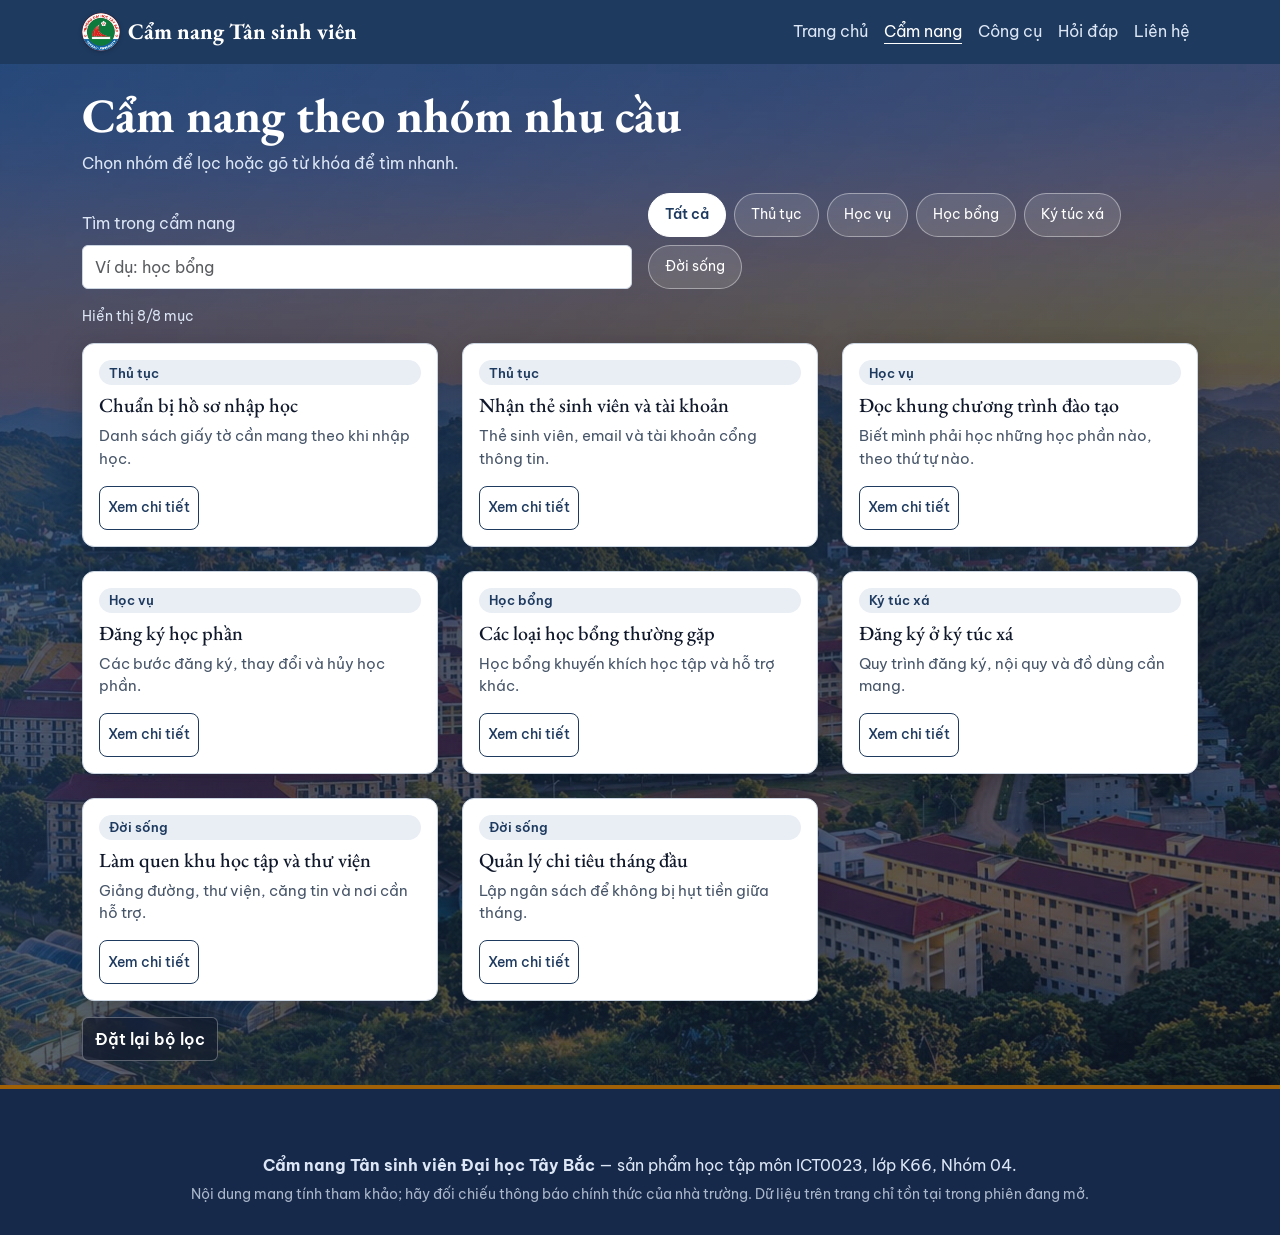
<file: cam-nang.html>
<!DOCTYPE html>
<html lang="vi">
<head>
<meta charset="UTF-8">
<meta name="viewport" content="width=device-width, initial-scale=1">
<meta name="description" content="Cẩm nang giúp tân sinh viên Đại học Tây Bắc nắm các việc cần làm khi nhập học.">
<title>Cẩm nang | Cẩm nang Tân sinh viên</title>
<link rel="preconnect" href="https://fonts.googleapis.com">
    <link rel="preconnect" href="https://fonts.gstatic.com" crossorigin>
    <link href="https://fonts.googleapis.com/css2?family=Be+Vietnam+Pro:wght@400;500;600;700&family=EB+Garamond:wght@500;600;700&display=swap" rel="stylesheet">
<link href="https://cdn.jsdelivr.net/npm/bootstrap@5.3.3/dist/css/bootstrap.min.css" rel="stylesheet">
<link rel="stylesheet" href="css/cam-nang.css">
<link rel="stylesheet" href="css/style.css">
</head>
<body>
<a class="skip-link" href="#main">Bỏ qua điều hướng</a>
<header>
<nav class="navbar navbar-expand-lg site-nav">
<div class="container">
<a class="navbar-brand d-flex align-items-center" href="index.html">
  <img src="images/Logo.jpg" alt="Logo Đại học Tây Bắc" class="navbar-logo me-2">
  <span>Cẩm nang Tân sinh viên</span>
</a>
<button class="navbar-toggler" type="button" data-bs-toggle="collapse" data-bs-target="#menu" aria-controls="menu" aria-expanded="false" aria-label="Mở menu"><span class="navbar-toggler-icon"></span></button>
<div class="collapse navbar-collapse" id="menu"><ul class="navbar-nav ms-auto"><li class="nav-item"><a class="nav-link" href="index.html">Trang chủ</a></li><li class="nav-item"><a class="nav-link active" href="cam-nang.html" aria-current="page">Cẩm nang</a></li><li class="nav-item"><a class="nav-link" href="cong-cu.html">Công cụ</a></li><li class="nav-item"><a class="nav-link" href="hoi-dap.html">Hỏi đáp</a></li><li class="nav-item"><a class="nav-link" href="lien-he.html">Liên hệ</a></li></ul></div>
</div></nav>
</header>
<main id="main">

<section class= "hero-banner-common text-white py-4 mb-4"><div class="container text-center text-md-start">
<h1 class="fw-bold mb-2">Cẩm nang theo nhóm nhu cầu</h1>
<p class="lead-dark">Chọn nhóm để lọc hoặc gõ từ khóa để tìm nhanh.</p>
<div class="row g-3 mb-3 align-items-end">
<div class="col-12 col-md-6"><label for="guide-search" class="form-label">Tìm trong cẩm nang</label>
<input id="guide-search" class="form-control" type="search" placeholder="Ví dụ: học bổng"></div>
<div class="col-12 col-md-6"><div id="guide-filters" class="btn-group-wrap" role="group" aria-label="Lọc theo nhóm"></div></div>
</div>
<p id="guide-count" class="small text-muted-fg" aria-live="polite"></p>
<div id="guide-list" class="row g-4"></div>
<div id="guide-empty" class="alert alert-warning d-none" role="status">Không tìm thấy mục phù hợp. Hãy thử từ khóa khác hoặc chọn “Tất cả”.</div>
<button id="guide-reset" class="btn btn-outline-primary mt-3" type="button">Đặt lại bộ lọc</button>
</div></section>
<div class="modal fade" id="guideModal" tabindex="-1" aria-labelledby="guideModalTitle" aria-hidden="true">
<div class="modal-dialog modal-dialog-centered"><div class="modal-content">
<div class="modal-header"><h2 class="modal-title h5" id="guideModalTitle"></h2><button type="button" class="btn-close" data-bs-dismiss="modal" aria-label="Đóng"></button></div>
<div class="modal-body" id="guideModalBody"></div>
</div></div></div>

</main>
<footer class="site-footer">
  <div class="container text-center">
    <p class="mb-1">
      <strong>Cẩm nang Tân sinh viên Đại học Tây Bắc</strong> — sản phẩm học tập môn ICT0023, lớp K66, Nhóm 04.
    </p>
    <p class="mb-0 small opacity-75">
      Nội dung mang tính tham khảo; hãy đối chiếu thông báo chính thức của nhà trường. Dữ liệu trên trang chỉ tồn tại trong phiên đang mở.
    </p>
  </div>
</footer>
<script src="https://cdnjs.cloudflare.com/ajax/libs/jquery/3.7.1/jquery.min.js"></script>
<script src="https://cdn.jsdelivr.net/npm/bootstrap@5.3.3/dist/js/bootstrap.bundle.min.js"></script>
<script src="js/data.js"></script>
<script src="js/cam-nang.js"></script>
</body>
</html>
</file>
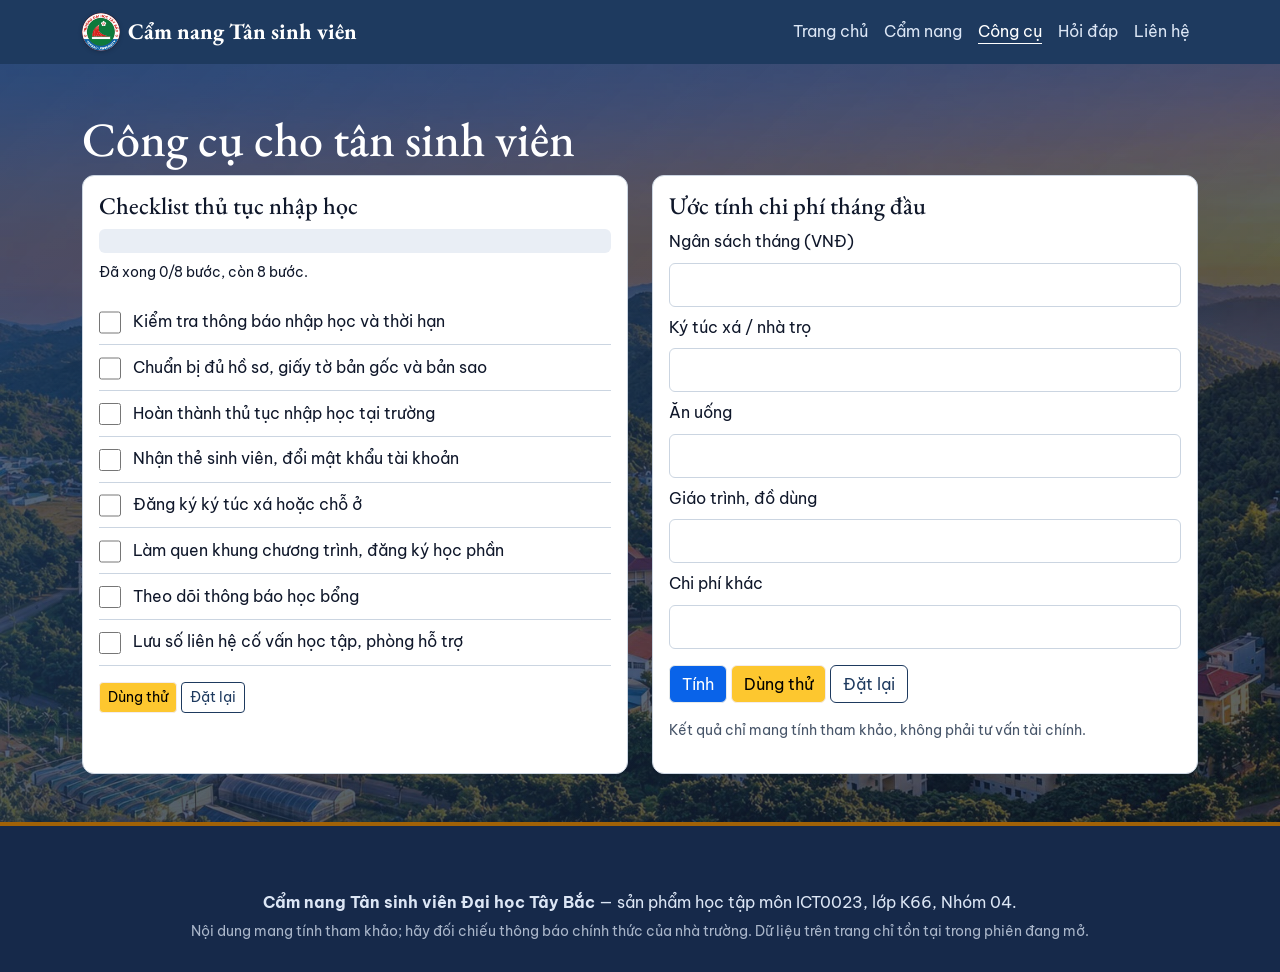
<file: cong-cu.html>
<!DOCTYPE html>
<html lang="vi">
    <head>
        <meta charset="UTF-8">
        <meta name="viewport" content="width=device-width, initial-scale=1">
        <meta name="description" content="Cẩm nang giúp tân sinh viên Đại học Tây Bắc nắm các việc cần làm khi nhập học.">
        <title>Công cụ | Cẩm nang Tân sinh viên</title>
        <link href="https://cdn.jsdelivr.net/npm/bootstrap@5.3.3/dist/css/bootstrap.min.css" rel="stylesheet">
        <link rel="stylesheet" href="css/cong-cu.css">
        <link rel="stylesheet" href="css/style.css">
        <link rel="preconnect" href="https://fonts.googleapis.com">
        <link rel="preconnect" href="https://fonts.gstatic.com" crossorigin>
        <link href="https://fonts.googleapis.com/css2?family=Be+Vietnam+Pro:wght@400;500;600;700&family=EB+Garamond:wght@500;600;700&display=swap" rel="stylesheet">
    </head>
    <body>
        <a class="skip-link" href="#main">Bỏ qua điều hướng</a>
        <header>
            <nav class="navbar navbar-expand-lg site-nav">
                <div class="container">
                    <a class="navbar-brand d-flex align-items-center" href="index.html">
                     <img src="images/Logo.jpg" alt="Logo Đại học Tây Bắc" class="navbar-logo me-2">
                      <span>Cẩm nang Tân sinh viên</span>
                      </a>
                    <button class="navbar-toggler" type="button" data-bs-toggle="collapse" data-bs-target="#menu" aria-controls="menu" aria-expanded="false" aria-label="Mở menu">
                        <span class="navbar-toggler-icon"></span>
                    </button>
                    <div class="collapse navbar-collapse" id="menu">
                        <ul class="navbar-nav ms-auto">
                            <li class="nav-item">
                                <a class="nav-link" href="index.html">Trang chủ</a>
                            </li>
                            <li class="nav-item">
                                <a class="nav-link" href="cam-nang.html">Cẩm nang</a>
                            </li>
                            <li class="nav-item">
                                <a class="nav-link active" href="cong-cu.html" aria-current="page">Công cụ</a>
                            </li>
                            <li class="nav-item">
                                <a class="nav-link" href="hoi-dap.html">Hỏi đáp</a>
                            </li>
                            <li class="nav-item">
                                <a class="nav-link" href="lien-he.html">Liên hệ</a>
                            </li>
                        </ul>
                    </div>
                </div>
            </nav>
        </header>
        <main id="main">
            <section class="section hero-banner-common">
                <div class="container">
                    <h1>Công cụ cho tân sinh viên</h1>
                    <div class="row g-4">
                        <div class="col-12 col-lg-6">
                            <div class="card h-100">
                                <div class="card-body">
                                    <h2 class="h4">Checklist thủ tục nhập học</h2>
                                    <div class="progress mb-2" role="progressbar" aria-label="Tiến độ" aria-valuemin="0" aria-valuemax="100" aria-valuenow="0" id="progress-wrap">
                                        <div id="progress-bar" class="progress-bar" style="width:0%">0%</div>
                                    </div>
                                    <p id="progress-text" class="small" aria-live="polite"></p>
                                    <ul id="checklist" class="list-unstyled"></ul>
                                    <button id="check-sample" class="btn btn-accent btn-sm" type="button">Dùng thử</button>
                                    <button id="check-reset" class="btn btn-outline-primary btn-sm" type="button">Đặt lại</button>
                                </div>
                            </div>
                        </div>
                        <div class="col-12 col-lg-6" id="chi-phi">
                            <div class="card h-100">
                                <div class="card-body">
                                    <h2 class="h4">Ước tính chi phí tháng đầu</h2>
                                    <form id="cost-form" novalidate>
                                        <div id="cost-errors" class="alert alert-danger d-none" role="alert" tabindex="-1"></div>
                                        <div class="mb-2">
                                            <label for="c-budget" class="form-label">Ngân sách tháng (VNĐ)</label>
                                            <input id="c-budget" class="form-control" inputmode="numeric" data-name="Ngân sách">
                                            <div class="invalid-feedback"></div>
                                        </div>
                                        <div class="mb-2">
                                            <label for="c-dorm" class="form-label">Ký túc xá / nhà trọ</label>
                                            <input id="c-dorm" class="form-control" inputmode="numeric" data-name="Tiền ở">
                                            <div class="invalid-feedback"></div>
                                        </div>
                                        <div class="mb-2">
                                            <label for="c-food" class="form-label">Ăn uống</label>
                                            <input id="c-food" class="form-control" inputmode="numeric" data-name="Ăn uống">
                                            <div class="invalid-feedback"></div>
                                        </div>
                                        <div class="mb-2">
                                            <label for="c-book" class="form-label">Giáo trình, đồ dùng</label>
                                            <input id="c-book" class="form-control" inputmode="numeric" data-name="Giáo trình">
                                            <div class="invalid-feedback"></div>
                                        </div>
                                        <div class="mb-3">
                                            <label for="c-other" class="form-label">Chi phí khác</label>
                                            <input id="c-other" class="form-control" inputmode="numeric" data-name="Chi phí khác">
                                            <div class="invalid-feedback"></div>
                                        </div>
                                        <button class="btn btn-primary" type="submit">Tính</button>
                                        <button id="cost-sample" class="btn btn-accent" type="button">Dùng thử</button>
                                        <button id="cost-reset" class="btn btn-outline-primary" type="reset">Đặt lại</button>
                                    </form>
                                    <div id="cost-result" class="mt-3" aria-live="polite"></div>
                                    <p class="small text-muted-fg mt-2">Kết quả chỉ mang tính tham khảo, không phải tư vấn tài chính.</p>
                                </div>
                            </div>
                        </div>
                    </div>
                </div>
            </section>
        </main>
        <footer class="site-footer">
  <div class="container text-center">
    <p class="mb-1">
      <strong>Cẩm nang Tân sinh viên Đại học Tây Bắc</strong> — sản phẩm học tập môn ICT0023, lớp K66, Nhóm 04.
     </p>
     <p class="mb-0 small opacity-75">
      Nội dung mang tính tham khảo; hãy đối chiếu thông báo chính thức của nhà trường. Dữ liệu trên trang chỉ tồn tại trong phiên đang mở.
     </p>
      </div>
        </footer>
        <script src="https://cdnjs.cloudflare.com/ajax/libs/jquery/3.7.1/jquery.min.js"></script>
        <script src="https://cdn.jsdelivr.net/npm/bootstrap@5.3.3/dist/js/bootstrap.bundle.min.js"></script>
        <script src="js/data.js"></script>
        <script src="js/cong-cu.js"></script>
    </body>
</html>
</file>
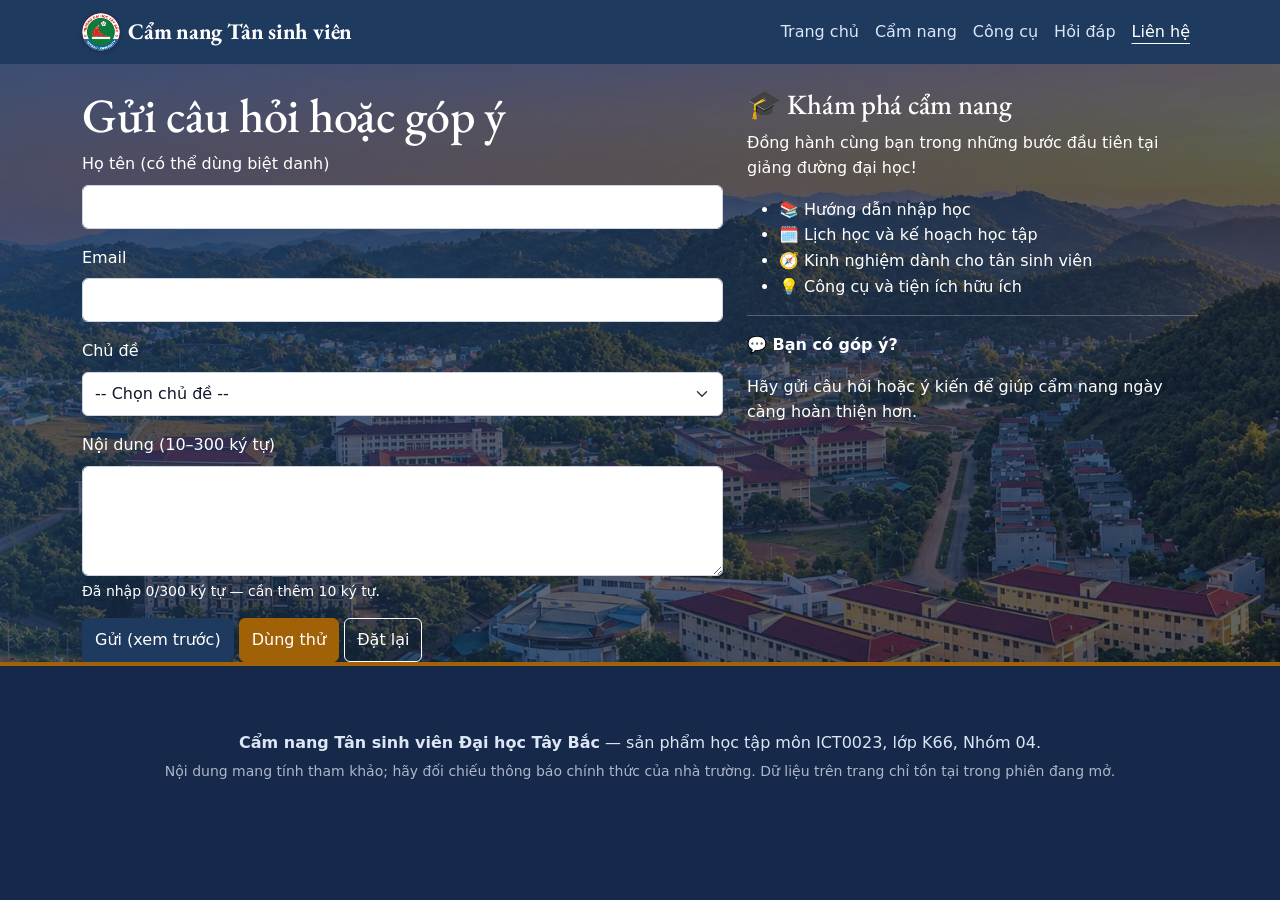
<file: lien-he.html>
<!DOCTYPE html>
<html lang="vi">
<head>
    <meta charset="UTF-8">
    <meta name="viewport" content="width=device-width, initial-scale=1">
    <meta name="description" content="Cẩm nang giúp tân sinh viên Đại học Tây Bắc nắm các việc cần làm khi nhập học.">
    <title>Liên hệ | Cẩm nang Tân sinh viên</title>
    <link rel="preconnect" href="https://fonts.googleapis.com">
    <link rel="preconnect" href="https://fonts.gstatic.com" crossorigin>
    <link href="https://fonts.googleapis.com/css2?family=Be+Vietnam+Pro:wght@400;500;600;700&family=EB+Garamond:wght@500;600;700&display=swap" rel="stylesheet">
    <link href="https://cdn.jsdelivr.net/npm/bootstrap@5.3.3/dist/css/bootstrap.min.css" rel="stylesheet">
    
    <link rel="stylesheet" href="css/lien-he.css">
    <link rel="stylesheet" href="css/style.css">
</head>
<body>
    <a class="skip-link" href="#main">Bỏ qua điều hướng</a>
    <header>
        <nav class="navbar navbar-expand-lg site-nav">
            <div class="container">
                <a class="navbar-brand d-flex align-items-center" href="index.html">
                    <img src="images/Logo.jpg" alt="Logo Đại học Tây Bắc" class="navbar-logo me-2">
                    <span>Cẩm nang Tân sinh viên</span>
                </a>
                <button class="navbar-toggler" type="button" data-bs-toggle="collapse" data-bs-target="#menu" aria-controls="menu" aria-expanded="false" aria-label="Mở menu">
                    <span class="navbar-toggler-icon"></span>
                </button>
                <div class="collapse navbar-collapse" id="menu">
                    <ul class="navbar-nav ms-auto">
                        <li class="nav-item"><a class="nav-link" href="index.html">Trang chủ</a></li>
                        <li class="nav-item"><a class="nav-link" href="cam-nang.html">Cẩm nang</a></li>
                        <li class="nav-item"><a class="nav-link" href="cong-cu.html">Công cụ</a></li>
                        <li class="nav-item"><a class="nav-link" href="hoi-dap.html">Hỏi đáp</a></li>
                        <li class="nav-item"><a class="nav-link active" href="lien-he.html" aria-current="page">Liên hệ</a></li>
                    </ul>
                </div>
            </div>
        </nav>
    </header>
    <main id="main">
        <section class="hero-banner-common text-white py-4 ">
            <div class="container">
                <div class="row g-4 align-items-start">
                    <div class="col-12 col-lg-7">
                        <h1>Gửi câu hỏi hoặc góp ý</h1>            
<form id="contact-form" novalidate>
    <div id="form-errors"
         class="alert alert-danger d-none"
         role="alert"
         tabindex="-1"></div>
    <div class="mb-3">
        <label for="f-name" class="form-label">
            Họ tên (có thể dùng biệt danh)
        </label>
        <input id="f-name"
               type="text"
               class="form-control"
               autocomplete="off">
        <div class="invalid-feedback"></div>
    </div>
    <div class="mb-3">
        <label for="f-email" class="form-label">Email</label>
        <input id="f-email"
               type="email"
               class="form-control"
               autocomplete="off">
        <div class="invalid-feedback"></div>
    </div>
    <div class="mb-3">
        <label for="f-topic" class="form-label">Chủ đề</label>
        <select id="f-topic" class="form-select">
            <option value="">-- Chọn chủ đề --</option>
            <option>Thủ tục nhập học</option>
            <option>Học vụ - học bổng</option>
            <option>Ký túc xá</option>
            <option>Khác</option>
        </select>
        <div class="invalid-feedback"></div>
    </div>
    <div class="mb-1">
        <label for="f-msg" class="form-label">
            Nội dung (10–300 ký tự)
        </label>
        <textarea id="f-msg"
                  class="form-control"
                  rows="4"
                  maxlength="300"></textarea>
        <div class="invalid-feedback"></div>
    </div>

    <p id="f-count" class="small text-muted-fg" aria-live="polite">
        Đã nhập 0/300 ký tự — chưa đủ tối thiểu 10.
    </p>

    <button class="btn btn-primary" type="submit">
        Gửi (xem trước)
    </button>
    <button id="f-sample" class="btn btn-accent" type="button">
        Dùng thử
    </button>

    <button class="btn btn-outline-primary" type="reset" id="f-reset">
        Đặt lại
    </button>
    <div id="form-success"
         class="alert alert-success d-none mt-3"
         role="status"
         aria-live="polite">
        Gửi câu hỏi hoặc góp ý thành công!
        Cảm ơn bạn đã đóng góp ý kiến.
    </div>
</form>
                    </div>
                    <div class="col-12 col-lg-5">
                        <div class="info-card">
                            <h3>🎓 Khám phá cẩm nang</h3>
                            <p>Đồng hành cùng bạn trong những bước đầu tiên tại giảng đường đại học!</p>
                            <ul>
                                <li>📚 Hướng dẫn nhập học</li>
                                <li>🗓️ Lịch học và kế hoạch học tập</li>
                                <li>🧭 Kinh nghiệm dành cho tân sinh viên</li>
                                <li>💡 Công cụ và tiện ích hữu ích</li>
                            </ul>
                            <hr>
                            <p><strong>💬 Bạn có góp ý?</strong></p>
                            <p>Hãy gửi câu hỏi hoặc ý kiến để giúp cẩm nang ngày càng hoàn thiện hơn.</p>
                        </div>
                    </div>
                </div>
            </div>
        </section>
    </main>
    <footer class="site-footer">
        <div class="container text-center">
            <p class="mb-1"><strong>Cẩm nang Tân sinh viên Đại học Tây Bắc</strong> — sản phẩm học tập môn ICT0023, lớp K66, Nhóm 04.</p>
            <p class="mb-0 small opacity-75">Nội dung mang tính tham khảo; hãy đối chiếu thông báo chính thức của nhà trường. Dữ liệu trên trang chỉ tồn tại trong phiên đang mở.</p>
        </div>
    </footer>
    <script src="https://cdn.jsdelivr.net/npm/bootstrap@5.3.3/dist/js/bootstrap.bundle.min.js"></script>
    <script src="js/lien-he.js"></script>
</body>
</html>
</file>
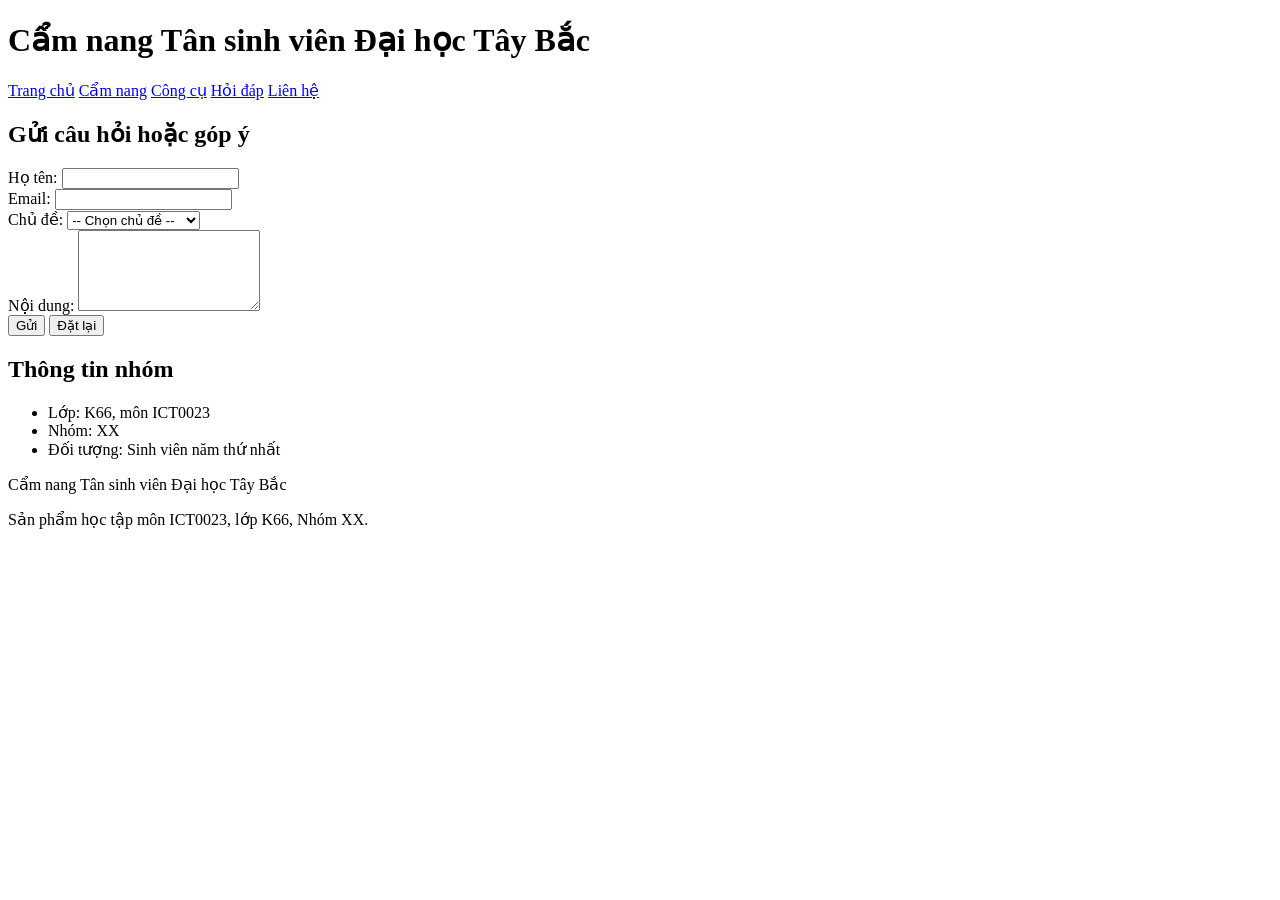
<file: lienhe.html>
<!DOCTYPE html>
<html lang="vi">
<head>
<meta charset="UTF-8">
<meta name="viewport" content="width=device-width, initial-scale=1">
<title>Liên hệ | Cẩm nang Tân sinh viên</title>
</head>
<body>
<header>
<h1>Cẩm nang Tân sinh viên Đại học Tây Bắc</h1>
<nav>
<a href="index.html">Trang chủ</a>
<a href="cam-nang.html">Cẩm nang</a>
<a href="cong-cu.html">Công cụ</a>
<a href="hoi-dap.html">Hỏi đáp</a>
<a href="lien-he.html">Liên hệ</a>
</nav>
</header>
<main>
<h2>Gửi câu hỏi hoặc góp ý</h2>
<form>
<div>
<label for="name">Họ tên:</label>
<input type="text" id="name" name="name">
</div>
<div>
<label for="email">Email:</label>
<input type="email" id="email" name="email">
</div>
<div>
<label for="topic">Chủ đề:</label>
<select id="topic" name="topic">
<option value="">-- Chọn chủ đề --</option>
<option>Thủ tục nhập học</option>
<option>Học vụ - học bổng</option>
<option>Ký túc xá</option>
<option>Khác</option>
</select>
</div>
<div>
<label for="message">Nội dung:</label>
<textarea id="message" name="message" rows="5"></textarea>
</div>
<button type="submit">Gửi</button>
<button type="reset">Đặt lại</button>
</form>
<h2>Thông tin nhóm</h2>
<ul>
<li>Lớp: K66, môn ICT0023</li>
<li>Nhóm: XX</li>
<li>Đối tượng: Sinh viên năm thứ nhất</li>
</ul>
</main>
<footer>
<p>Cẩm nang Tân sinh viên Đại học Tây Bắc</p>
<p>Sản phẩm học tập môn ICT0023, lớp K66, Nhóm XX.</p>
</footer>
</body>
</html>
</file>
<file: css/cam-nang.css>
:root {
  --color-primary: #1E3A5F;
  --color-on-primary: #fff;
  --color-secondary: #2563EB;
  --color-accent: #A16207;
  --color-on-accent: #fff;

  --color-bg: #F8FAFC;
  --color-fg: #0F172A;
  --color-card: #fff;
  --color-muted: #E9EEF5;
  --color-muted-fg: #475569;
  --color-border: #CBD5E1;
  --color-destructive: #DC2626;

  --space-1: .5rem;
  --space-2: 1rem;
  --space-3: 1.5rem;
  --space-4: 3rem;
  --radius: .75rem;

  --font-head: "EB Garamond", Georgia, serif;
  --font-body: "Be Vietnam Pro", system-ui, sans-serif;
}
body {
  font-family: var(--font-body);
}
@media (prefers-color-scheme: dark) {
  :root {
    --color-primary: #38BDF8;       
    --color-on-primary: #0F172A;    
    --color-accent: #F59E0B;
    --color-on-accent: #0F172A;

     --color-fg: #0f172a;
    --color-bg: #0F172A;           
    --color-card: #1E293B;         
    --color-muted: #334155;
    --color-muted-fg: #CBD5E1;     
    --color-border: #475569;       
    --color-secondary: #7AA2F7;
  }
}
html {
  scroll-behavior: smooth;
}
body {
  font-family: var(--font-body);
  font-size: 1rem;
  line-height: 1.6;
  background: var(--color-bg);
  color: var(--color-fg);
}

h1,
h2,
h3,
.navbar-brand {
 font-family: var(--font-head);
}
h1 {
  font-size: clamp(2rem, 5vw, 3rem);
  line-height: 1.15;
}
a {
  color: var(--color-secondary);
}
.skip-link {
  position: absolute;
  left: -999px;
  top: 0;
  background: var(--color-accent);
  color: var(--color-on-accent);
  padding: .5rem 1rem;
  z-index: 2000;
}
.skip-link:focus {
  left: 0;
}
:focus-visible {
  outline: 3px solid var(--color-accent);
  outline-offset: 2px;
}
.site-nav {
  background: #1E3A5F;
}
.site-nav .navbar-brand {
  color: #fff;
  font-size: 1.4rem;
  font-weight: 700;
}
.site-nav .nav-link {
  color: #DCE6F5;
  min-height: 44px;
  display: flex;
  align-items: center;
}
.site-nav .nav-link:hover,
.site-nav .nav-link.active {
  color: #fff;
  text-decoration: underline;
  text-underline-offset: 6px;
}
.site-nav .navbar-toggler {
  border-color: #DCE6F5;
  filter: invert(1);
}
.hero {
  background: linear-gradient(135deg, #1E3A5F, #16294A);
  color: #fff;
  padding: var(--space-4) 0 4rem;
}
.hero .lead {
  max-width: 44rem;
  color: #DCE6F5;
}
.eyebrow {
  text-transform: uppercase;
  letter-spacing: .12em;
  font-size: .8rem;
  color: #F3D08A;
  margin-bottom: .5rem;
}
.section {
  padding: var(--space-4) 0;
}
.section.alt {
  background: var(--color-muted);
}
.lead-dark,
.text-muted-fg {
  color: var(--color-muted-fg);
}
.card {
  background: var(--color-card);
  color: var(--color-fg);
  border: 1px solid var(--color-border);
  border-radius: var(--radius);
  transition: box-shadow .2s, transform .2s;
}
.card:hover {
  box-shadow: 0 8px 24px rgba(15, 23, 42, .12);
}
@media (prefers-reduced-motion: reduce) {
  .card,
  html {
    transition: none;
    scroll-behavior: auto;
  }
}
.btn {
  min-height: 44px;
  cursor: pointer;
  display: inline-flex;
  align-items: center;
  justify-content: center;
}
.btn-primary {
  background: var(--color-primary);
  border-color: var(--color-primary);
  color: var(--color-on-primary);
}
.btn-primary:hover {
  background: var(--color-primary);
  filter: brightness(1.12);
  color: var(--color-on-primary);
}
.btn-accent {
  background: var(--color-accent);
  border-color: var(--color-accent);
  color: var(--color-on-accent);
}
.btn-accent:hover {
  filter: brightness(1.1);
  color: var(--color-on-accent);
  background: var(--color-accent);
}
.btn-outline-primary {
  color: var(--color-primary);
  border-color: var(--color-primary);
}
.btn-outline-primary:hover,
.btn-outline-primary.active {
  background: var(--color-primary);
  color: var(--color-on-primary);
}
.btn-group-wrap {
  display: flex;
  flex-wrap: wrap;
  gap: .5rem;
}
.table {
  --bs-table-bg: var(--color-card);
  --bs-table-color: var(--color-fg);
  --bs-table-border-color: var(--color-border);
}
caption {
  color: var(--color-muted-fg);
}
.form-control,
.form-select {
  background: var(--color-card);
  color: var(--color-fg);
  border-color: var(--color-border);
  min-height: 44px;
}
.form-control:focus,
.form-select:focus {
  background: var(--color-card);
  color: var(--color-fg);
}
.form-control.is-invalid,
.form-select.is-invalid {
  border-color: var(--color-destructive);
}
.invalid-feedback {
  color: #B91C1C;
}
@media (prefers-color-scheme: dark) {
  .invalid-feedback {
    color: #FCA5A5;
  }
}
.accordion {
  --bs-accordion-bg: var(--color-card);
  --bs-accordion-color: var(--color-fg);
  --bs-accordion-border-color: var(--color-border);
  --bs-accordion-btn-bg: var(--color-card);
  --bs-accordion-btn-color: var(--color-fg);
  --bs-accordion-active-bg: var(--color-muted);
  --bs-accordion-active-color: var(--color-fg);
}
.modal-content {
  background: var(--color-card);
  color: var(--color-fg);
}
.progress {
  height: 1.5rem;
  background: var(--color-muted);
}
.progress-bar {
  background: var(--color-primary);
  color: var(--color-on-primary);
  font-weight: 600;
}
.check-item {
  display: flex;
  gap: .75rem;
  align-items: flex-start;
  padding: .6rem 0;
  border-bottom: 1px solid var(--color-border);
}
.check-item input {
  width: 1.4rem;
  height: 1.4rem;
  margin-top: .15rem;
  flex: none;
}
.check-item.done label {
  text-decoration: line-through;
  color: var(--color-muted-fg);
}
.badge-tag {
  display: inline-block;
  font-size: .8rem;
  padding: .15rem .6rem;
  border-radius: 999px;
  background: var(--color-muted);
  color: var(--color-fg);
  margin-bottom: .5rem;
}
.site-footer {
  background: #16294A;
  color: #DCE6F5;
  padding: 2rem 0;
  margin-top: 2rem;
}
.alert-warning {
  color: #664D03;
}
img {
  max-width: 100%;
  height: auto;
}
.hero-img {
  width: 100%;
  border-radius: var(--radius);
  box-shadow: 0 12px 32px rgba(0, 0, 0, .35);
}
.gallery-item {
  margin: 0;
  border-radius: var(--radius);
  overflow: hidden;
  border: 1px solid var(--color-border);
  background: var(--color-card);
}
.gallery-item img {
  width: 100%;
  aspect-ratio: 3/2;
  object-fit: cover;
  display: block;
  transition: transform .3s;
}
.gallery-item:hover img {
  transform: scale(1.04);
}
.gallery-item figcaption {
  padding: .5rem .75rem;
  font-size: .9rem;
  color: var(--color-muted-fg);
}
@media (prefers-reduced-motion: reduce) {
  .gallery-item img {
    transition: none;
  }
}
.hero-banner-common {
  background: linear-gradient(135deg, var(--color-primary), #16294A);
  border-bottom: 3px solid var(--color-accent);
}
#guide-list .card {
  background: var(--color-card);
  -webkit-backdrop-filter: blur(12px);
  backdrop-filter: blur(12px);
  border: 1px solid var(--color-border);
  border-radius: var(--radius);
  box-shadow: 0 8px 32px rgba(0, 0, 0, 0.2);
  transition: transform 0.25s ease, box-shadow 0.25s ease;
}
#guide-list .card:hover {
  transform: translateY(-6px);
  box-shadow: 0 14px 36px rgba(0, 0, 0, 0.3);
}
#guide-list .card-title {
  color: var(--color-fg);
  font-weight: 700;
}
#guide-list .card-text {
  color: var(--color-muted-fg);
}
#guide-list .btn-outline-primary {
  border-radius: 8px;
  font-weight: 500;
  transition: all 0.2s;
}
#guide-filters .btn {
  border-radius: 50px;
  padding: 6px 16px;
  font-size: 0.9rem;
}
.hero-banner-common .lead-dark,
.hero-banner-common .form-label,
.hero-banner-common .text-muted-fg,
.hero-banner-common #guide-count {
  color: #DCE6F5 !important;
}

.hero-banner-common #guide-filters .btn-outline-primary {
  color: #ffffff !important;
  border-color: rgba(255, 255, 255, 0.4) !important;
  background-color: rgba(255, 255, 255, 0.12);
}

.hero-banner-common #guide-filters .btn-outline-primary:hover,
.hero-banner-common #guide-filters .btn-outline-primary.active {
  background-color: #ffffff !important;
  color: #1E3A5F !important;
  border-color: #ffffff !important;
  font-weight: 600;
}
#guide-list .card-title,
#guide-list h3 {
  font-weight: 700 !important;   
  font-size: 1.2rem !important;   
  color: #1E3A5F !important;      
  margin-bottom: 0.5rem;
}
#guide-list .card-text,
#guide-list p {
  font-weight: 400 !important;   
  font-size: 0.92rem;
  color: #475569 !important;     
  line-height: 1.5;
}
#guide-list .badge-tag {
  font-size: 0.8rem;
  font-weight: 600;
  color: #1E3A5F;
}
#guide-reset {
  background: rgba(15, 23, 42, 0.55); 
  color: #ffffff;                      
  border: 1px solid rgba(255, 255, 255, 0.3); 
  backdrop-filter: blur(10px);        
  font-weight: 600;
  transition: all 0.25s ease;
}
#guide-reset:hover {
  background: rgba(15, 23, 42, 0.75);
  border-color: rgba(255, 255, 255, 0.6);
  transform: translateY(-2px);
}
@media (prefers-color-scheme: dark) {
  :root {
    --color-fg: #ffffff;
  }
  #guide-list .card-title {
    color: #ffffff !important;
  }
  #guide-list .card .badge,
  #guide-list .card-category,
  #guide-list .card div:first-child {
    color: #38bdf8 !important;
  }
}
</file>
<file: css/style.css>
.hero-banner-common {
    background: linear-gradient(
        135deg,
        rgba(30, 58, 95, .78),
        rgba(15, 23, 42, .65)
    ), url('../images/NenTrang.jpg') center / cover no-repeat;
    border-bottom: 4px solid var(--color-accent);
    padding: 3rem 0;
}
.site-footer {
    background-color: #16294A;
    color: #DCE6F5;
    padding: 2rem 0 30px;
    margin-top: 2rem;
}
.navbar-logo {
    width: 38px;
    height: 38px;
    border-radius: 50%;
    object-fit: cover;
    filter: drop-shadow(0 1px 2px rgba(0, 0, 0, .2));
}
html,
body {
    min-height: 100%;
    margin-bottom: 0;
}
body {
    background-color: #16294A;
}
</file>
<file: css/cong-cu.css>
:root {
    --color-primary: #1E3A5F;
    --color-on-primary: #fff;
    --color-secondary: #2563EB;

    --color-accent: #A16207;
    --color-on-accent: #fff;

    --color-bg: #F8FAFC;
    --color-fg: #0F172A;
    --color-card: #fff;
    --color-muted: #E9EEF5;
    --color-muted-fg: #475569;
    --color-border: #CBD5E1;
    --color-destructive: #DC2626;
    --space-1: .5rem;
    --space-2: 1rem;
    --space-3: 1.5rem;
    --space-4: 3rem;
    --radius: .75rem;
    --font-head: "EB Garamond", Georgia, serif;
  --font-body: "Be Vietnam Pro", system-ui, sans-serif;
}
body {
  font-family: var(--font-body);
}
@media (prefers-color-scheme: dark) {
    :root {
        --color-primary: #9DB8DE;
        --color-on-primary: #0B1426;
        --color-accent: #E0A93B;
        --color-on-accent: #0B1426;
        --color-bg: #0B1426;
        --color-fg: #E8EEF7;
        --color-card: #14213A;
        --color-muted: #1B2B4A;
        --color-muted-fg: #B6C3D9;
        --color-border: #2E4166;
        --color-secondary: #7AA2F7;
    }
}
html {
    scroll-behavior: smooth;
}
body {
    font-family: var(--font-body);
    font-size: 1rem;
    line-height: 1.6;
    background: var(--color-bg);
    color: var(--color-fg);
}
h1,h2,h3, .navbar-brand {
   font-family: var(--font-head);
}
h1 {
    font-size: clamp(2rem, 5vw, 3rem);
    line-height: 1.15;
}
a {
    color: var(--color-secondary);
}
.skip-link {
    position: absolute;
    left: -999px;
    top: 0;
    background: var(--color-accent);
    color: var(--color-on-accent);
    padding: .5rem 1rem;
    z-index: 2000;
}
.skip-link:focus {
    left: 0;
}
:focus-visible {
    outline: 3px solid var(--color-accent);
    outline-offset: 2px;
}
.site-nav {
    background: #1E3A5F;
}
.site-nav .navbar-brand {
    color: #fff;
    font-size: 1.4rem;
    font-weight: 700;
}
.site-nav .nav-link {
    color: #DCE6F5;
    min-height: 44px;
    display: flex;
    align-items: center;
}
.site-nav .nav-link:hover,
.site-nav .nav-link.active {
    color: #fff;
    text-decoration: underline;
    text-underline-offset: 6px;
}
.site-nav .navbar-toggler {
    border-color: #DCE6F5;
    filter: invert(1);
}
.hero {
    background: linear-gradient(135deg, #1E3A5F, #16294A);
    color: #fff;
    padding: var(--space-4) 0 4rem;
}
.hero .lead {
    max-width: 44rem;
    color: #DCE6F5;
}
.eyebrow {
    text-transform: uppercase;
    letter-spacing: .12em;
    font-size: .8rem;
    color: #F3D08A;
    margin-bottom: .5rem;
}
.section {
    padding: var(--space-4) 0;
}
.section.alt {
    background: var(--color-muted);
}
.lead-dark,
.text-muted-fg {
    color: var(--color-muted-fg);
}

.card {
    background: var(--color-card);
    color: var(--color-fg);
    border: 1px solid var(--color-border);
    border-radius: var(--radius);
    transition: box-shadow .2s, transform .2s;
}
.card {
    background: var(--color-card);
    color: var(--color-fg);
    border: 1px solid var(--color-border);
    border-radius: var(--radius);
    transition: transform .35s ease,
                box-shadow .35s ease,
                border-color .35s ease;
}
.card:hover {
    transform: translateY(-10px) scale(1.02);
    box-shadow: 0 18px 40px rgba(30, 58, 95, .25),
                0 0 0 2px rgba(37, 99, 235, .15);
    border-color: #2563EB;
}
@media (prefers-reduced-motion: reduce) {
    .card,
    html {
        transition: none;
        scroll-behavior: auto;
    }

    .card:hover {
        transform: none;
    }
}
.btn-primary {
    background: #0963e9;
    border-color: #e7eae9;
    color: #fff;
}
.btn-accent {
    background: #fdc72f;
    border-color: #f3eced;
    color: #000;
}
.btn-primary:hover,
.btn-accent:hover,
.btn-outline-primary:hover {
    background: #DC2626;
    border-color: #DC2626;
    color: #fff;
}
/* Nút Đặt lại */
.btn-outline-primary {
    color: var(--color-primary);
    border-color: var(--color-primary);
}
.btn-outline-primary.active {
    background: var(--color-primary);
    color: var(--color-on-primary);
}

.btn-group-wrap {
    display: flex;
    flex-wrap: wrap; 
    gap: .5rem;
}
.table {
    --bs-table-bg: var(--color-card);
    --bs-table-color: var(--color-fg);
    --bs-table-border-color: var(--color-border);
}
caption {
    color: var(--color-muted-fg);
}
.form-control,
.form-select {
    background: var(--color-card);
    color: var(--color-fg);
    border-color: var(--color-border);
    min-height: 44px;
}
.form-control:focus,
.form-select:focus {
    background: var(--color-card);
    color: var(--color-fg);
}
.form-control.is-invalid,
.form-select.is-invalid {
    border-color: var(--color-destructive);
}
.invalid-feedback {
    color: #B91C1C;
}
@media (prefers-color-scheme: dark) {
    .invalid-feedback {
        color: #FCA5A5;
    }
}

.accordion {
    --bs-accordion-bg: var(--color-card);
    --bs-accordion-color: var(--color-fg);
    --bs-accordion-border-color: var(--color-border);
    --bs-accordion-btn-bg: var(--color-card);
    --bs-accordion-btn-color: var(--color-fg);
    --bs-accordion-active-bg: var(--color-muted);
    --bs-accordion-active-color: var(--color-fg);
}
.modal-content {
    background: var(--color-card);
    color: var(--color-fg);
}
.progress {
    height: 1.5rem;
    background: var(--color-muted);
}

.progress-bar {
    background: #05ed80;
    color: #fff;
    font-weight: 600;
}

.check-item {
    display: flex;
    gap: .75rem;
    align-items: flex-start;
    padding: .6rem 0;
    border-bottom: 1px solid var(--color-border);
}
.check-item input {
    width: 1.4rem;
    height: 1.4rem;
    margin-top: .15rem;
    flex: none;
}
.check-item.done label {
    text-decoration: line-through;
    color: var(--color-muted-fg);
}
.badge-tag {
    display: inline-block;
    font-size: .8rem;
    padding: .15rem .6rem;
    border-radius: 999px;
    background: var(--color-muted);
    color: var(--color-fg);
    margin-bottom: .5rem;
}
.site-footer {
    background: #16294A;
    color: #DCE6F5;
    padding: 2rem 0;
    margin-top: 2rem;
}
.alert-warning {
    color: #664D03;
}

img {
    max-width: 100%;
    height: auto;
}
.hero-img {
    width: 100%;
    border-radius: var(--radius);
    box-shadow: 0 12px 32px rgba(0, 0, 0, .35);
}
.gallery-item {
    margin: 0;
    border-radius: var(--radius);
    overflow: hidden;
    border: 1px solid var(--color-border);
    background: var(--color-card);
}
.gallery-item img {
    width: 100%;
    aspect-ratio: 3 / 2;
    object-fit: cover;
    display: block;
    transition: transform .3s;
}
.gallery-item:hover img {
    transform: scale(1.04);
}
.gallery-item figcaption {
    padding: .5rem .75rem;
    font-size: .9rem;
    color: var(--color-muted-fg);
}
@media (prefers-reduced-motion: reduce) {
    .gallery-item img {
        transition: none;
    }
}
/* Làm sáng tiêu đề trên nền ảnh */
.hero-banner-common h1 {
    color: #FFFFFF;
}

.site-footer {
    background: #16294A;
    color: #DCE6F5;
    padding: 2rem 0 3rem;
    margin-top: 2rem;
    margin-bottom: -10px;
}
</file>
<file: css/lien-he.css>
@import url('https://fonts.googleapis.com/css2?family=Be+Vietnam+Pro:ital,wght@0,300;0,400;0,500;0,600;0,700;1,400&family=EB+Garamond:ital,wght@0,500;0,600;0,700;1,500&display=swap');
:root {
    --color-primary: #1E3A5F;
    --color-on-primary: #fff;
    --color-secondary: #2563EB;
    --color-accent: #A16207;
    --color-on-accent: #fff;
    --color-bg: #F8FAFC;
    --color-fg: #0F172A;
    --color-card: #fff;
    --color-muted: #E9EEF5;
    --color-muted-fg: #475569;
    --color-border: #CBD5E1;
    --color-destructive: #DC2626;
    --space-1: .5rem;
    --space-2: 1rem;
    --space-3: 1.5rem;
    --space-4: 3rem;
    --radius: .75rem;
    --font-head: "EB Garamond", Georgia, "Times New Roman", serif;
    --font-body: system-ui, -apple-system, "Segoe UI", Roboto, Arial, sans-serif;
}
@media (prefers-color-scheme: dark) {
    :root {
        --color-primary: #9DB8DE;
        --color-on-primary: #0B1426;
        --color-accent: #E0A93B;
        --color-on-accent: #0B1426;
        --color-bg: #0B1426;
        --color-fg: #E8EEF7;
        --color-card: #14213A;
        --color-muted: #1B2B4A;
        --color-muted-fg: #B6C3D9;
        --color-border: #2E4166;
        --color-secondary: #7AA2F7;
    }
}
html {
    scroll-behavior: smooth;
}
body {
    font-family: var(--font-body);
    font-size: 1rem;
    line-height: 1.6;
    background: var(--color-bg);
    color: var(--color-fg);
}
h1,h2,h3,.navbar-brand {
    font-family: var(--font-head);
    letter-spacing: -.01em;
}
h1 {
    font-size: clamp(2rem, 5vw, 3rem);
    line-height: 1.15;
}
a {
    color: var(--color-secondary);
}
.skip-link {
    position: absolute;
    left: -999px;
    top: 0;
    background: var(--color-accent);
    color: var(--color-on-accent);
    padding: .5rem 1rem;
    z-index: 2000;
}
.skip-link:focus {
    left: 0;
}
:focus-visible {
    outline: 3px solid var(--color-accent);
    outline-offset: 2px;
}
.site-nav {
    background: #1E3A5F;
}
.site-nav .navbar-brand {
    color: #fff;
    font-size: 1.4rem;
    font-weight: 700;
}
.site-nav .nav-link {
    color: #DCE6F5;
    min-height: 44px;
    display: flex;
    align-items: center;
}
.site-nav .nav-link:hover,.site-nav .nav-link.active {
    color: #fff;
    text-decoration: underline;
    text-underline-offset: 6px;
}
.site-nav .navbar-toggler {
    border-color: #DCE6F5;
    filter: invert(1);
}
.hero {
    background: linear-gradient(135deg, #1E3A5F, #16294A);
    color: #fff;
    padding: var(--space-4) 0 4rem;
}
.hero .lead {
    max-width: 44rem;
    color: #DCE6F5;
}
.eyebrow {
    text-transform: uppercase;
    letter-spacing: .12em;
    font-size: .8rem;
    color: #F3D08A;
    margin-bottom: .5rem;
}
.section {
    padding: var(--space-4) 0;
}
.section.alt {
    background: var(--color-muted);
}
.lead-dark,.text-muted-fg {
    color: var(--color-muted-fg);
}
.card {
    background: var(--color-card);
    color: var(--color-fg);
    border: 1px solid var(--color-border);
    border-radius: var(--radius);
    transition: box-shadow .2s, transform .2s;
}
.card p,.card li,.card h3,.card h4,.card .card-body {
    color: var(--color-fg);
}
.card:hover {
    box-shadow: 0 8px 24px rgba(15, 23, 42, .12);
}
@media (prefers-reduced-motion: reduce) {
    .card,html {
        transition: none;
        scroll-behavior: auto;
    }
}
.btn {
    min-height: 44px;
    cursor: pointer;
    display: inline-flex;
    align-items: center;
    justify-content: center;
}
.btn-primary {
    background: var(--color-primary);
    border-color: var(--color-primary);
    color: var(--color-on-primary);
}
.btn-primary:hover {
    background: var(--color-primary);
    filter: brightness(1.12);
    color: var(--color-on-primary);
}
.btn-accent {
    background: var(--color-accent);
    border-color: var(--color-accent);
    color: var(--color-on-accent);
}
.btn-accent:hover {
    filter: brightness(1.1);
    color: var(--color-on-accent);
    background: var(--color-accent);
}
.btn-outline-primary {
    color: var(--color-primary);
    border-color: var(--color-primary);
}
.btn-outline-primary:hover,.btn-outline-primary.active {
    background: var(--color-primary);
    color: var(--color-on-primary);
}
.btn-group-wrap {
    display: flex;
    flex-wrap: wrap;
    gap: .5rem;
}
.table {
    --bs-table-bg: var(--color-card);
    --bs-table-color: var(--color-fg);
    --bs-table-border-color: var(--color-border);
}
caption {
    color: var(--color-muted-fg);
}
.form-control,.form-select,input,textarea,select {
    background-color: #fff;
    color: #0F172A;
    border-color: var(--color-border);
}
.form-control,.form-select {
    min-height: 44px;
}
.form-control:focus,.form-select:focus {
    background-color: #fff;
    color: #0F172A;
}
.form-control.is-invalid,.form-select.is-invalid {
    border-color: var(--color-destructive);
}
.invalid-feedback {
    color: #B91C1C;
}
@media (prefers-color-scheme: dark) {
    .invalid-feedback {
        color: #FCA5A5;
    }
}
.accordion {
    --bs-accordion-bg: var(--color-card);
    --bs-accordion-color: var(--color-fg);
    --bs-accordion-border-color: var(--color-border);
    --bs-accordion-btn-bg: var(--color-card);
    --bs-accordion-btn-color: var(--color-fg);
    --bs-accordion-active-bg: var(--color-muted);
    --bs-accordion-active-color: var(--color-fg);
}
.modal-content {
    background: var(--color-card);
    color: var(--color-fg);
}
.progress {
    height: 1.5rem;
    background: var(--color-muted);
}
.progress-bar {
    background: var(--color-primary);
    color: var(--color-on-primary);
    font-weight: 600;
}
.check-item {
    display: flex;
    gap: .75rem;
    align-items: flex-start;
    padding: .6rem 0;
    border-bottom: 1px solid var(--color-border);
}
.check-item input {
    width: 1.4rem;
    height: 1.4rem;
    margin-top: .15rem;
    flex: none;
}
.check-item.done label {
    text-decoration: line-through;
    color: var(--color-muted-fg);
}
.badge-tag {
    display: inline-block;
    font-size: .8rem;
    padding: .15rem .6rem;
    border-radius: 999px;
    background: var(--color-muted);
    color: var(--color-fg);
    margin-bottom: .5rem;
}
.alert-warning {
    color: #664D03;
}
img {
    max-width: 100%;
    height: auto;
}
.hero-img {
    width: 100%;
    border-radius: var(--radius);
    box-shadow: 0 12px 32px rgba(0, 0, 0, .35);
}
.gallery-item {
    margin: 0;
    border-radius: var(--radius);
    overflow: hidden;
    border: 1px solid var(--color-border);
    background: var(--color-card);
}
.gallery-item img {
    width: 100%;
    aspect-ratio: 3 / 2;
    object-fit: cover;
    display: block;
    transition: transform .3s;
}
.gallery-item:hover img {
    transform: scale(1.04);
}
.gallery-item figcaption {
    padding: .5rem .75rem;
    font-size: .9rem;
    color: var(--color-muted-fg);
}
@media (prefers-reduced-motion: reduce) {
    .gallery-item img {
        transition: none;
    }
}
body:has(.hero-banner-common) main {
    margin-bottom: 0 !important;
    padding-bottom: 0 !important;
}
body:has(.hero-banner-common) main > section:last-child {
    padding-bottom: 0 !important;
    margin-bottom: 0 !important;
}
#f-count {
    color: #fff !important;
}
#f-reset {
    color: #fff !important;
    border: 1px solid #fff !important;
    background: transparent !important;
}
#f-reset:hover {
    color: #1E3A5F !important;
    background: #fff !important;
    border-color: #fff !important;
}
.hero,.hero-banner-common {
    color: #fff;
}
.hero h1,.hero-banner-common h1 {
    color: #fff;
}
.hero .lead,.hero-banner-common .lead {
    color: #DCE6F5;
}
</file>
